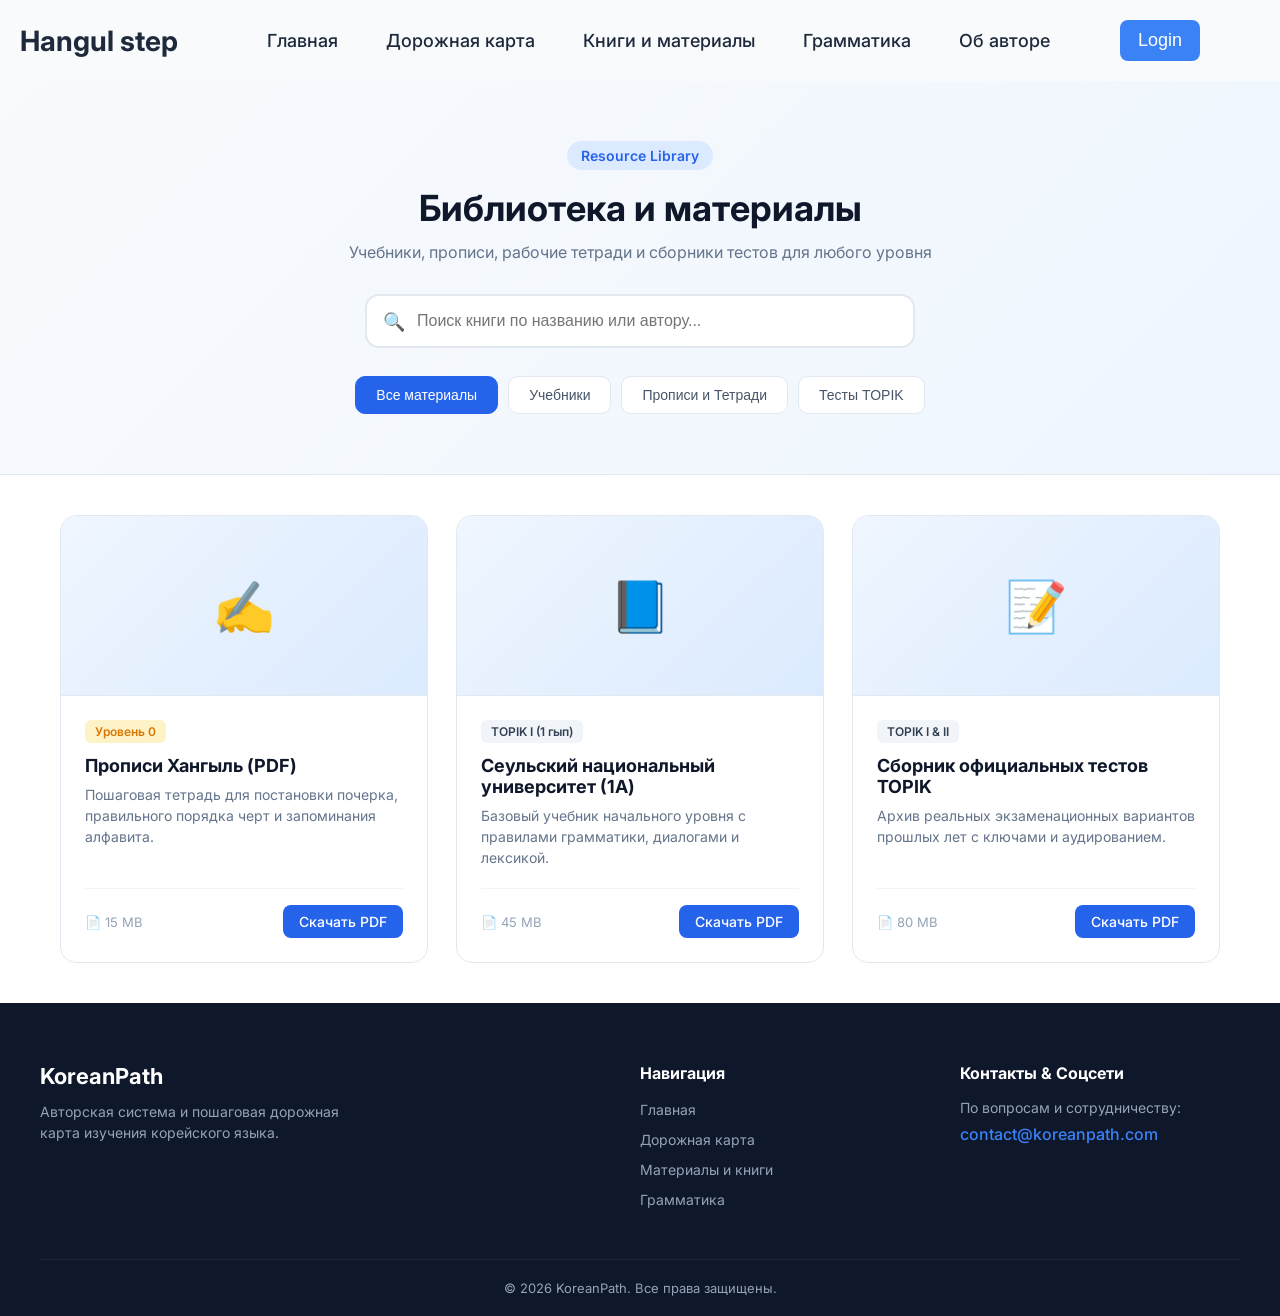
<file: books.html>
<!DOCTYPE html>
<html lang="en">

<head>
    <meta charset="UTF-8">
    <meta name="viewport" content="width=device-width, initial-scale=1.0">
    <link rel="stylesheet" href="cssfiles/main.css">
    <link rel="stylesheet" href="cssfiles/books.css">
    <title>Hangul Step</title>
</head>

<body>

    <!-- HEADER -->

    <header class="header">
        <div class="logo-container">
            <a href="index.html" class="logo-text">
                <h1>Hangul step</h1>
            </a>
        </div>
        <div class="nav-container">
            <nav class="navigation">
                <a href="index.html">Главная</a>
                <a href="roadmap.html" class="active">Дорожная карта</a>
                <a href="books.html">Книги и материалы</a>
                <a href="grammar.html">Грамматика</a>
                <a href="index.html#about">Об авторе</a>
            </nav>
        </div>
        <div class="instruments-container">
            <button class="login-btn" id="login-btn">Login</button>
        </div>

    </header>

    <main>
        <!-- HERO SECTION WITH FILTER -->
        <section class="books-hero">
            <div class="books-hero-container">
                <span class="hero-badge">Resource Library</span>
                <h1>Библиотека и материалы</h1>
                <p>Учебники, прописи, рабочие тетради и сборники тестов для любого уровня</p>

                <!-- SEARCH BOX -->
                <div class="search-box">
                    <input type="text" id="book-search" placeholder="Поиск книги по названию или автору...">
                    <span class="search-icon">🔍</span>
                </div>

                <!-- FILTER -->
                <div class="category-filters">
                    <button class="cat-btn active" data-category="all">Все материалы</button>
                    <button class="cat-btn" data-category="textbook">Учебники</button>
                    <button class="cat-btn" data-category="workbook">Прописи и Тетради</button>
                    <button class="cat-btn" data-category="topik">Тесты TOPIK</button>
                </div>
            </div>
        </section>

        <!-- BOOK GRID -->
        <section class="books-catalog">
            <div class="books-grid">

                <!-- BOOK 1 -->
                <div class="book-card" data-category="workbook">
                    <div class="book-cover-placeholder">
                        <span>✍️</span>
                    </div>
                    <div class="book-info">
                        <span class="level-badge badge-start">Уровень 0</span>
                        <h3>Прописи Хангыль (PDF)</h3>
                        <p>Пошаговая тетрадь для постановки почерка, правильного порядка черт и запоминания алфавита.
                        </p>
                        <div class="book-footer">
                            <span class="file-size">📄 15 MB</span>
                            <a href="#" class="btn-download">Скачать PDF</a>
                        </div>
                    </div>
                </div>

                <!-- BOOK 2 -->
                <div class="book-card" data-category="textbook">
                    <div class="book-cover-placeholder">
                        <span>📘</span>
                    </div>
                    <div class="book-info">
                        <span class="level-badge">TOPIK I (1 гып)</span>
                        <h3>Сеульский национальный университет (1A)</h3>
                        <p>Базовый учебник начального уровня с правилами грамматики, диалогами и лексикой.</p>
                        <div class="book-footer">
                            <span class="file-size">📄 45 MB</span>
                            <a href="#" class="btn-download">Скачать PDF</a>
                        </div>
                    </div>
                </div>

                <!-- BOOK 3 -->
                <div class="book-card" data-category="topik">
                    <div class="book-cover-placeholder">
                        <span>📝</span>
                    </div>
                    <div class="book-info">
                        <span class="level-badge">TOPIK I & II</span>
                        <h3>Сборник официальных тестов TOPIK</h3>
                        <p>Архив реальных экзаменационных вариантов прошлых лет с ключами и аудированием.</p>
                        <div class="book-footer">
                            <span class="file-size">📄 80 MB</span>
                            <a href="#" class="btn-download">Скачать PDF</a>
                        </div>
                    </div>
                </div>

            </div>
        </section>
    </main>



    <!-- FOOTER -->
    <footer class="footer">
        <div class="footer-container">
            <div class="footer-brand">
                <h3 class="footer-logo">KoreanPath</h3>
                <p>Авторская система и пошаговая дорожная карта изучения корейского языка.</p>
            </div>
            <div class="footer-links">
                <h4>Навигация</h4>
                <ul>
                    <li><a href="index.html">Главная</a></li>
                    <li><a href="roadmap.html">Дорожная карта</a></li>
                    <li><a href="books.html">Материалы и книги</a></li>
                    <li><a href="grammar.html">Грамматика</a></li>
                </ul>
            </div>
            <div class="footer-social">
                <h4>Контакты & Соцсети</h4>
                <p>По вопросам и сотрудничеству:</p>
                <a href="mailto:example@koreanpath.com" class="footer-email">contact@koreanpath.com</a>
            </div>
        </div>
        <div class="footer-bottom">
            <p>© 2026 KoreanPath. Все права защищены.</p>
        </div>
    </footer>

    <script src="js.files/booksjs.js"></script>
</body>

</html>
</file>
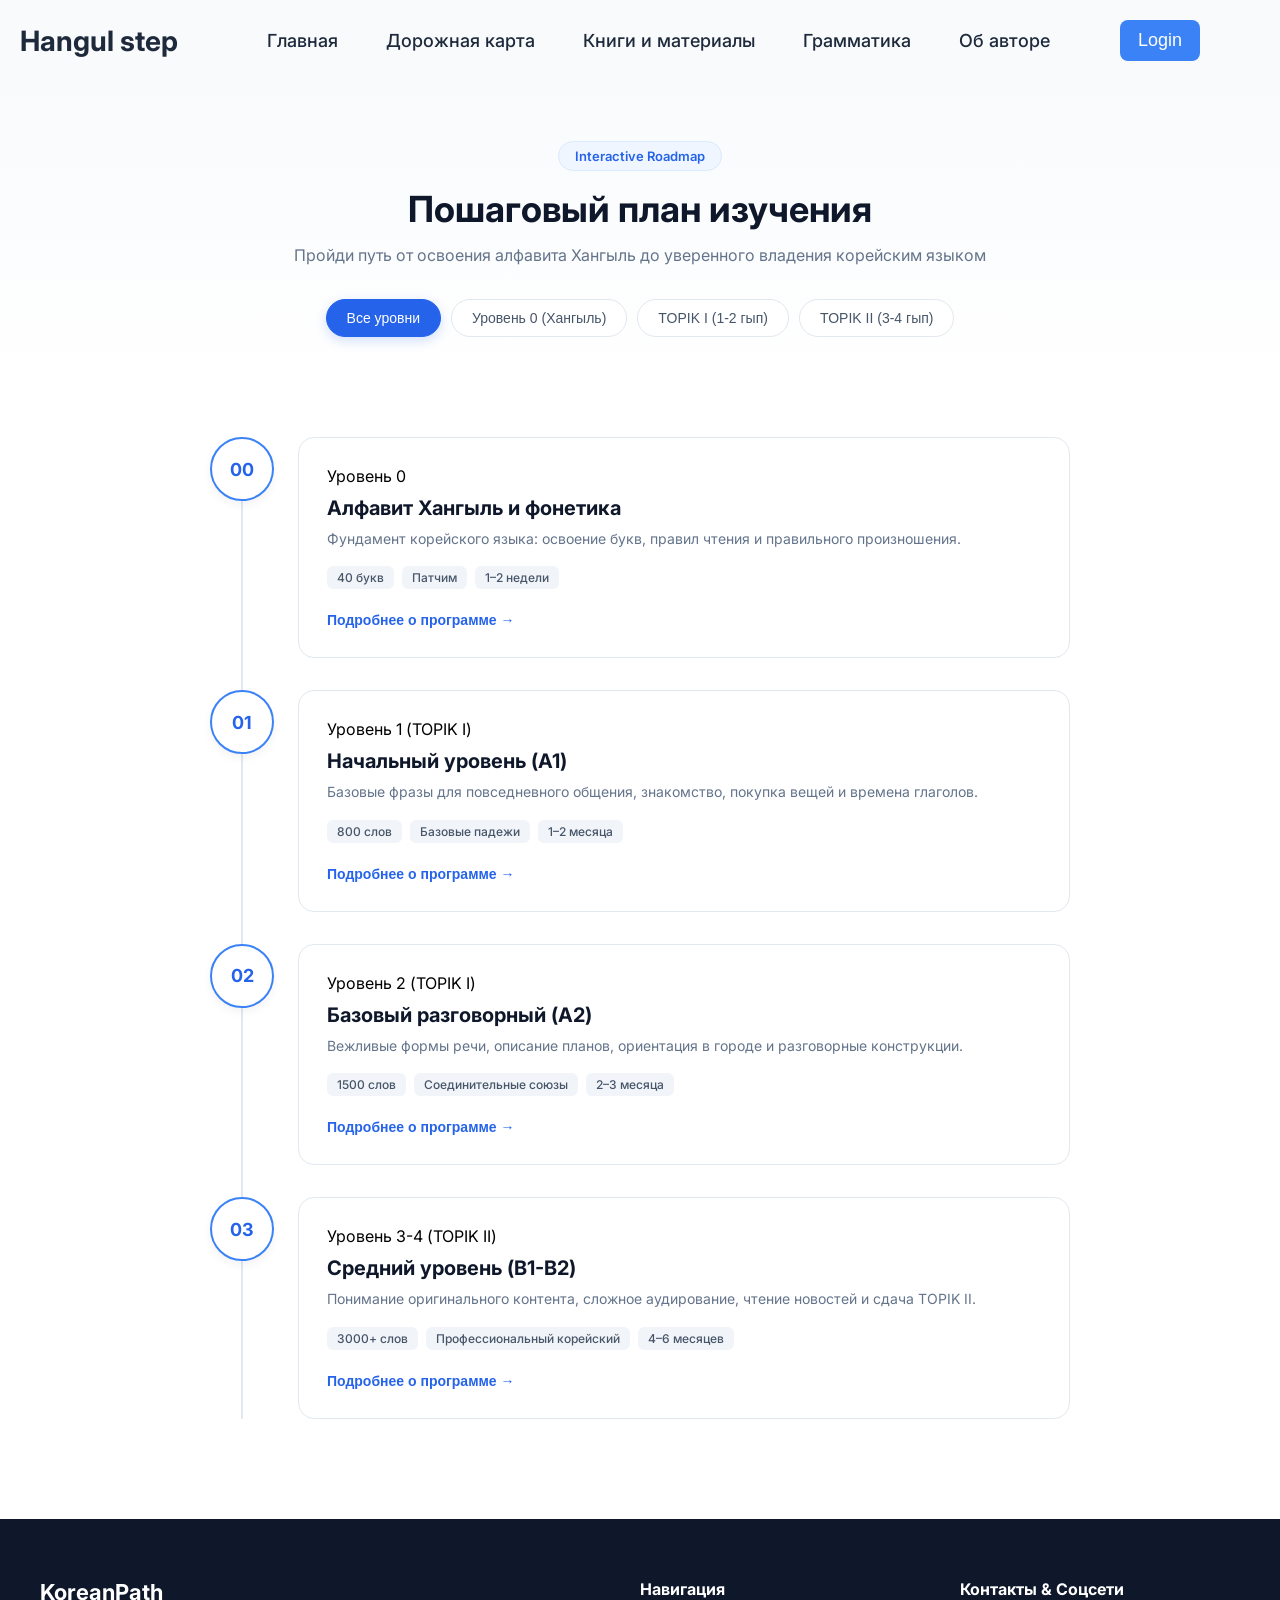
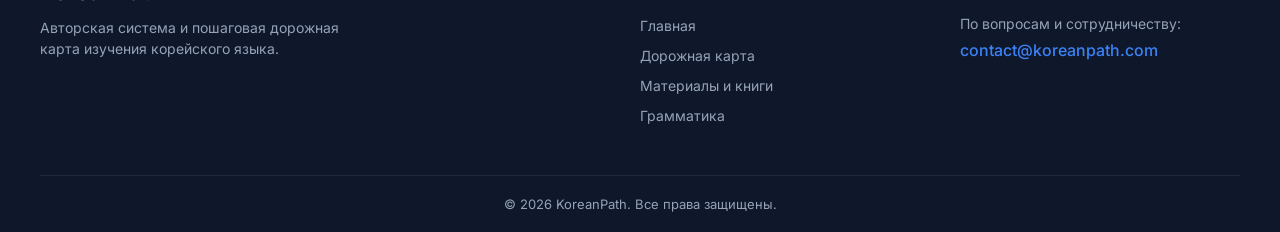
<file: roadmap.html>
<!DOCTYPE html>
<html lang="en">

<head>
    <meta charset="UTF-8">
    <meta name="viewport" content="width=device-width, initial-scale=1.0">
    <link rel="stylesheet" href="cssfiles/main.css">
    <link rel="stylesheet" href="cssfiles/roadmapstyle.css">
    <title>Hangul Step</title>
</head>

<body>
    <!-- HEADER -->

    <header class="header">
        <div class="logo-container">
            <a href="index.html" class="logo-text">
                <h1>Hangul step</h1>
            </a>
        </div>
        <div class="nav-container">
            <nav class="navigation">
                <a href="index.html">Главная</a>
                <a href="roadmap.html">Дорожная карта</a>
                <a href="books.html">Книги и материалы</a>
                <a href="grammar.html">Грамматика</a>
                <a href="index.html#about">Об авторе</a>
            </nav>
        </div>
        <div class="instruments-container">
            <button class="login-btn" id="login-btn">Login</button>
        </div>

    </header>

    <main>

        <!-- HERO AND FILTER SECTION -->

        <section class="roadmap-hero">
            <div class="roadmap-hero-container">
                <span class="hero-badge">Interactive Roadmap</span>
                <h1>Пошаговый план изучения</h1>
                <p>Пройди путь от освоения алфавита Хангыль до уверенного владения корейским языком</p>

                <!-- FILTER LEVELS -->

                <div class="level-filters">
                    <button class="filter-btn active" data-filter="all">Все уровни</button>
                    <button class="filter-btn" data-filter="level-0">Уровень 0 (Хангыль)</button>
                    <button class="filter-btn" data-filter="level-1">TOPIK I (1-2 гып)</button>
                    <button class="filter-btn" data-filter="level-2">TOPIK II (3-4 гып)</button>
                </div>
            </div>
        </section>

        <!-- TIMELINE SECTION -->

        <section class="roadmap-timeline">
            <div class="timeline-container">

                <!-- ЭТАП 0 -->

                <div class="timeline-item" data-level="level-0">
                    <div class="timeline-number">00</div>
                    <div class="timeline-content">
                        <span class="level-badge badge-start">Уровень 0</span>
                        <h2>Алфавит Хангыль и фонетика</h2>
                        <p>Фундамент корейского языка: освоение букв, правил чтения и правильного произношения.</p>
                        <div class="timeline-tags">
                            <span>40 букв</span>
                            <span>Патчим</span>
                            <span>1–2 недели</span>
                        </div>
                        <button class="btn-more" data-target="modal-level-0">Подробнее о программе →</button>
                    </div>
                </div>

                <!-- ЭТАП 1 -->

                <div class="timeline-item" data-level="level-1">
                    <div class="timeline-number">01</div>
                    <div class="timeline-content">
                        <span class="level-badge">Уровень 1 (TOPIK I)</span>
                        <h2>Начальный уровень (A1)</h2>
                        <p>Базовые фразы для повседневного общения, знакомство, покупка вещей и времена глаголов.</p>
                        <div class="timeline-tags">
                            <span>800 слов</span>
                            <span>Базовые падежи</span>
                            <span>1–2 месяца</span>
                        </div>
                        <button class="btn-more" data-target="modal-level-1">Подробнее о программе →</button>
                    </div>
                </div>

                <!-- ЭТАП 2 -->

                <div class="timeline-item" data-level="level-1">
                    <div class="timeline-number">02</div>
                    <div class="timeline-content">
                        <span class="level-badge">Уровень 2 (TOPIK I)</span>
                        <h2>Базовый разговорный (A2)</h2>
                        <p>Вежливые формы речи, описание планов, ориентация в городе и разговорные конструкции.</p>
                        <div class="timeline-tags">
                            <span>1500 слов</span>
                            <span>Соединительные союзы</span>
                            <span>2–3 месяца</span>
                        </div>
                        <button class="btn-more" data-target="modal-level-2">Подробнее о программе →</button>
                    </div>
                </div>

                <!-- ЭТАП 3 -->

                <div class="timeline-item" data-level="level-2">
                    <div class="timeline-number">03</div>
                    <div class="timeline-content">
                        <span class="level-badge">Уровень 3-4 (TOPIK II)</span>
                        <h2>Средний уровень (B1-B2)</h2>
                        <p>Понимание оригинального контента, сложное аудирование, чтение новостей и сдача TOPIK II.</p>
                        <div class="timeline-tags">
                            <span>3000+ слов</span>
                            <span>Профессиональный корейский</span>
                            <span>4–6 месяцев</span>
                        </div>
                        <button class="btn-more" data-target="modal-level-3">Подробнее о программе →</button>
                    </div>
                </div>

            </div>
        </section>

        <!-- МОДАЛЬНОЕ ОКНО ДЛЯ 0 LEVEL -->
        <div class="modal-overlay" id="modal-level-0">
            <div class="modal-card">
                <button class="modal-close">&times;</button>
                <div class="modal-header">
                    <span class="level-badge badge-start">Уровень 0</span>
                    <h2>Алфавит Хангыль и Базовая фонетика</h2>
                </div>
                <div class="modal-body">
                    <h3>📖 Что входит в этот уровень:</h3>
                    <ul class="modal-topics">
                        <li>10 простых и 11 сложных гласных</li>
                        <li>14 базовых и 5 сдвоенных согласных</li>
                        <li>Правила сложения слогов и базовая фонетика</li>
                        <li>Правила чтения подслога (Патчим)</li>
                    </ul>
                    <div class="modal-resources">
                        <h3>📚 Материалы для изучения:</h3>
                        <div class="resource-links">
                            <a href="books.html" class="btn-resource">📘 Скачать прописи PDF</a>
                            <a href="grammar.html" class="btn-resource">✍️ Раздел грамматики уровня 0</a>
                        </div>
                    </div>
                </div>
            </div>
        </div>

        <!-- МОДАЛЬНОЕ ОКНО ДЛЯ 1 LEVEL -->
        <div class="modal-overlay" id="modal-level-1">
            <div class="modal-card">
                <button class="modal-close">&times;</button>
                <div class="modal-header">
                    <span class="level-badge">Уровень 1 (TOPIK I)</span>
                    <h2>Начальный уровень (A1)</h2>
                </div>
                <div class="modal-body">
                    <h3>📖 Что входит в этот уровень:</h3>
                    <ul class="modal-topics">
                        <li>Базовый словарь (около 800 обиходных слов)</li>
                        <li>Именительный, винительный и дательный падежи</li>
                        <li>Настоящее, прошедшее и будущее времена глаголов</li>
                        <li>Конструкции вежливости (-아/어요, -습니다)</li>
                    </ul>
                    <div class="modal-resources">
                        <h3>📚 Материалы для изучения:</h3>
                        <div class="resource-links">
                            <a href="books.html" class="btn-resource">📘 Скачать учебник TOPIK I (A1)</a>
                            <a href="grammar.html" class="btn-resource">✍️ Грамматика начального уровня</a>
                        </div>
                    </div>
                </div>
            </div>
        </div>

        <!-- МОДАЛЬНОЕ ОКНО ДЛЯ 2 LEVEL -->
        <div class="modal-overlay" id="modal-level-2">
            <div class="modal-card">
                <button class="modal-close">&times;</button>
                <div class="modal-header">
                    <span class="level-badge">Уровень 2 (TOPIK I)</span>
                    <h2>Базовый разговорный (A2)</h2>
                </div>
                <div class="modal-body">
                    <h3>📖 Что входит в этот уровень:</h3>
                    <ul class="modal-topics">
                        <li>Расширенный лексический запас (1500+ слов)</li>
                        <li>Соединительные союзы и деепричастия (-고, -(으)면, -지만)</li>
                        <li>Официально-деловой и неофициальный стиль речи</li>
                        <li>Правила выражения причин, целей и намерений</li>
                    </ul>
                    <div class="modal-resources">
                        <h3>📚 Материалы для изучения:</h3>
                        <div class="resource-links">
                            <a href="books.html" class="btn-resource">📘 Учебник и тесты TOPIK I (A2)</a>
                            <a href="grammar.html" class="btn-resource">✍️ База грамматики уровня 2</a>
                        </div>
                    </div>
                </div>
            </div>
        </div>

        <!-- МОДАЛЬНОЕ ОКНО ДЛЯ 3 LEVEL -->
        <div class="modal-overlay" id="modal-level-3">
            <div class="modal-card">
                <button class="modal-close">&times;</button>
                <div class="modal-header">
                    <span class="level-badge">Уровень 3-4 (TOPIK II)</span>
                    <h2>Средний уровень (B1-B2)</h2>
                </div>
                <div class="modal-body">
                    <h3>📖 Что входит в этот уровень:</h3>
                    <ul class="modal-topics">
                        <li>Продвинутый словарный запас и идиомы (3000+ слов)</li>
                        <li>Косвенная речь и сложные грамматические связи</li>
                        <li>Чтение новостей, статей и просмотр контента без субтитров</li>
                        <li>Подготовка к эссе и аудированию экзамена TOPIK II</li>
                    </ul>
                    <div class="modal-resources">
                        <h3>📚 Материалы для изучения:</h3>
                        <div class="resource-links">
                            <a href="books.html" class="btn-resource">📘 Полный сборник TOPIK II</a>
                            <a href="grammar.html" class="btn-resource">✍️ Сложные грамматические формы</a>
                        </div>
                    </div>
                </div>
            </div>
        </div>
    </main>


    <!-- FOOTER -->
    <footer class="footer">
        <div class="footer-container">
            <div class="footer-brand">
                <h3 class="footer-logo">KoreanPath</h3>
                <p>Авторская система и пошаговая дорожная карта изучения корейского языка.</p>
            </div>
            <div class="footer-links">
                <h4>Навигация</h4>
                <ul>
                    <li><a href="index.html">Главная</a></li>
                    <li><a href="roadmap.html">Дорожная карта</a></li>
                    <li><a href="books.html">Материалы и книги</a></li>
                    <li><a href="grammar.html">Грамматика</a></li>
                </ul>
            </div>
            <div class="footer-social">
                <h4>Контакты & Соцсети</h4>
                <p>По вопросам и сотрудничеству:</p>
                <a href="mailto:example@koreanpath.com" class="footer-email">contact@koreanpath.com</a>
            </div>
        </div>
        <div class="footer-bottom">
            <p>© 2026 KoreanPath. Все права защищены.</p>
        </div>
    </footer>
    <script src="js.files/roadmapjs.js"></script>
</body>

</html>
</file>
<file: cssfiles/main.css>
@import url('https://fonts.googleapis.com/css2?family=Inter:wght@400;500;600;700&display=swap');

* {
    box-sizing: border-box;
    margin: 0;
    padding: 0;
}

body {
    font-family: 'Inter', sans-serif;
    overflow-x: hidden;
}

.header {
    display: flex;
    justify-content: space-between;
    align-items: center;
    background-color: #F8FAFC;
    color: #1E293B;
    padding: 20px;
    text-align: center;
    position: sticky;
    top: 0;
    z-index: 100;
}

.logo-container .logo-text {
    text-decoration: none;
    font-size: 14px;
    font-weight: 600;
    color: #1E293B;
}

.header .nav-container {
    display: flex;
    align-items: center;
}

.header .nav-container a {
    display: inline-block;
    position: relative;
    text-decoration: none;
    color: #1E293B;
    padding: 7px 12px;
    margin-left: 20px;
    font-size: 18px;
    font-weight: 500;
    transition: color 0.3s ease;
}

.header .nav-container a:hover {
    color: #3B82F6;
}

.header .nav-container a::after {
    content: '';
    position: absolute;
    left: 0;
    bottom: -6px;
    width: 100%;
    height: 3px;
    background: #3B82F6;
    border-radius: 5px;
    transform-origin: right;
    transform: scaleX(0);
    transition: transform 0.4s ease;
}

.header .nav-container a:hover::after {
    transform: scaleX(1);
    transform-origin: left;
}

.instruments-container {
    display: flex;
    justify-content: center;
    align-items: center;
    gap: 20px;
}


.instruments-container button {
    padding: 10px 18px;
    margin-right: 60px;
    border-radius: 8px;
    border: none;
    background-color: #3B82F6;
    color: #FFFFFF;
    font-size: 18px;
    font-weight: 500;
    cursor: pointer;
    transition: all 0.3s ease;
    outline: none;
}

.instruments-container button:hover {
    background-color: #2563EB;
}

.instruments-container button:active {
    transform: scale(0.95);
}

.instruments-container select:focus-visible,
.instruments-container button:focus-visible {
    outline: 2px solid #3B82F6;
    outline-offset: 2px;
}


.footer {
    background-color: #0F172A;
    color: #94A3B8;
    padding: 60px 20px 20px;
}

.footer-container {
    max-width: 1200px;
    margin: 0 auto;
    display: grid;
    grid-template-columns: 2fr 1fr 1fr;
    gap: 40px;
    margin-bottom: 40px;
}

.footer-logo {
    color: #FFFFFF;
    font-size: 22px;
    margin-bottom: 12px;
}

.footer-brand p {
    font-size: 14px;
    line-height: 1.5;
    max-width: 320px;
}

.footer-links h4,
.footer-social h4 {
    color: #FFFFFF;
    font-size: 16px;
    margin-bottom: 16px;
}

.footer-links ul {
    list-style: none;
}

.footer-links li {
    margin-bottom: 10px;
}

.footer-links a {
    color: #94A3B8;
    text-decoration: none;
    font-size: 14px;
    transition: color 0.2s ease;
}

.footer-links a:hover {
    color: #3B82F6;
}

.footer-social p {
    font-size: 14px;
    margin-bottom: 8px;
}

.footer-email {
    color: #3B82F6;
    text-decoration: none;
    font-weight: 500;
}

.footer-bottom {
    max-width: 1200px;
    margin: 0 auto;
    padding-top: 20px;
    border-top: 1px solid #1E293B;
    text-align: center;
    font-size: 13px;
}

@media (max-width: 768px) {
    .author-container {
        flex-direction: column;
        text-align: center;
    }

    .author-image-wrapper {
        width: 100%;
        max-width: 280px;
        height: 300px;
    }

    .author-stats {
        justify-content: center;
    }

    .footer-container {
        grid-template-columns: 1fr;
        gap: 30px;
    }
}
</file>
<file: cssfiles/books.css>
.books-hero {
    background: linear-gradient(135deg, #F8FAFC 0%, #EFF6FF 100%);
    padding: 60px 20px;
    text-align: center;
    border-bottom: 1px solid #E2E8F0;
}

.books-hero-container {
    max-width: 800px;
    margin: 0 auto;
}

.hero-badge {
    display: inline-block;
    padding: 6px 14px;
    background: #DBEAFE;
    color: #2563EB;
    border-radius: 20px;
    font-size: 14px;
    font-weight: 600;
    margin-bottom: 16px;
}

.books-hero h1 {
    font-size: 36px;
    color: #0F172A;
    margin-bottom: 12px;
}

.books-hero p {
    font-size: 16px;
    color: #64748B;
    margin-bottom: 32px;
}


.search-box {
    position: relative;
    max-width: 550px;
    margin: 0 auto 28px;
}

.search-box input {
    width: 100%;
    padding: 16px 20px 16px 50px;
    font-size: 16px;
    border: 2px solid #E2E8F0;
    border-radius: 14px;
    outline: none;
    transition: all 0.2s ease;
    background: #FFFFFF;
}

.search-box input:focus {
    border-color: #2563EB;
    box-shadow: 0 4px 12px rgba(37, 99, 235, 0.1);
}

.search-icon {
    position: absolute;
    left: 18px;
    top: 50%;
    transform: translateY(-50%);
    font-size: 18px;
    color: #94A3B8;
    pointer-events: none;
}

.category-filters {
    display: flex;
    justify-content: center;
    gap: 10px;
    flex-wrap: wrap;
}

.cat-btn {
    padding: 10px 20px;
    border: 1px solid #E2E8F0;
    background: #FFFFFF;
    color: #475569;
    border-radius: 10px;
    font-size: 14px;
    font-weight: 500;
    cursor: pointer;
    transition: all 0.2s ease;
}

.cat-btn:hover {
    background: #F1F5F9;
}

.cat-btn.active {
    background: #2563EB;
    color: #FFFFFF;
    border-color: #2563EB;
}


.books-catalog {
    max-width: 1200px;
    margin: 40px auto;
    padding: 0 20px;
}

.books-grid {
    display: grid;
    grid-template-columns: repeat(auto-fill, minmax(320px, 1fr));
    gap: 28px;
}

.book-card {
    background: #FFFFFF;
    border: 1px solid #E2E8F0;
    border-radius: 16px;
    overflow: hidden;
    display: flex;
    flex-direction: column;
    transition: all 0.2s ease;
}

.book-card:hover {
    transform: translateY(-4px);
    box-shadow: 0 12px 24px rgba(0, 0, 0, 0.06);
}

.book-cover-placeholder {
    height: 180px;
    background: linear-gradient(135deg, #EFF6FF 0%, #DBEAFE 100%);
    display: flex;
    align-items: center;
    justify-content: center;
    font-size: 50px;
    border-bottom: 1px solid #E2E8F0;
}

.book-info {
    padding: 24px;
    display: flex;
    flex-direction: column;
    flex-grow: 1;
}

.level-badge {
    align-self: flex-start;
    padding: 4px 10px;
    background: #F1F5F9;
    color: #334155;
    border-radius: 6px;
    font-size: 12px;
    font-weight: 600;
    margin-bottom: 12px;
}

.level-badge.badge-start {
    background: #FEF3C7;
    color: #D97706;
}

.book-info h3 {
    font-size: 18px;
    color: #0F172A;
    margin-bottom: 8px;
}

.book-info p {
    font-size: 14px;
    color: #64748B;
    line-height: 1.5;
    margin-bottom: 20px;
    flex-grow: 1;
}

.book-footer {
    display: flex;
    align-items: center;
    justify-content: space-between;
    padding-top: 16px;
    border-top: 1px solid #F1F5F9;
}

.file-size {
    font-size: 13px;
    color: #94A3B8;
}

.btn-download {
    padding: 8px 16px;
    background: #2563EB;
    color: #FFFFFF;
    text-decoration: none;
    border-radius: 8px;
    font-size: 14px;
    font-weight: 500;
    transition: background 0.2s ease;
}

.btn-download:hover {
    background: #1D4ED8;
}

@media (max-width: 640px) {
    .books-hero h1 {
        font-size: 28px;
    }

    .books-grid {
        grid-template-columns: 1fr;
    }
}
</file>
<file: cssfiles/roadmapstyle.css>
.roadmap-hero {
    padding: 60px 20px 40px;
    background: linear-gradient(180deg, #F8FAFC 0%, #FFFFFF 100%);
    text-align: center;
}

.roadmap-hero-container {
    max-width: 800px;
    margin: 0 auto;
}

.hero-badge {
    display: inline-block;
    background-color: #EFF6FF;
    color: #2563EB;
    font-size: 13px;
    font-weight: 600;
    padding: 6px 16px;
    border-radius: 20px;
    margin-bottom: 16px;
    border: 1px solid #DBEAFE;
}

.roadmap-hero h1 {
    font-size: 36px;
    color: #0F172A;
    font-weight: 700;
    margin-bottom: 12px;
}

.roadmap-hero p {
    font-size: 16px;
    color: #64748B;
    margin-bottom: 32px;
    line-height: 1.5;
}

.level-filters {
    display: flex;
    justify-content: center;
    gap: 10px;
    flex-wrap: wrap;
}

.filter-btn {
    background: #FFFFFF;
    border: 1px solid #E2E8F0;
    color: #475569;
    padding: 10px 20px;
    border-radius: 30px;
    font-size: 14px;
    font-weight: 500;
    cursor: pointer;
    transition: all 0.2s ease;
}

.filter-btn:hover {
    border-color: #93C5FD;
    color: #2563EB;
}

.filter-btn.active {
    background: #2563EB;
    color: #FFFFFF;
    border-color: #2563EB;
    box-shadow: 0 4px 12px rgba(37, 99, 235, 0.2);
}


.roadmap-timeline {
    padding: 60px 20px 100px;
    max-width: 900px;
    margin: 0 auto;
}

.timeline-container {
    position: relative;
    display: flex;
    flex-direction: column;
    gap: 32px;
}

.timeline-container::before {
    content: '';
    position: absolute;
    top: 0;
    bottom: 0;
    left: 31px;
    width: 2px;
    background: #E2E8F0;
    z-index: 1;
}

.timeline-item {
    position: relative;
    display: flex;
    gap: 24px;
    z-index: 2;
    transition: opacity 0.3s ease, transform 0.3s ease;
}

.timeline-number {
    width: 64px;
    height: 64px;
    border-radius: 50%;
    background: #FFFFFF;
    border: 2px solid #3B82F6;
    color: #2563EB;
    font-size: 18px;
    font-weight: 700;
    display: flex;
    align-items: center;
    justify-content: center;
    flex-shrink: 0;
    box-shadow: 0 4px 10px rgba(0, 0, 0, 0.05);
}

.timeline-content {
    background: #FFFFFF;
    border: 1px solid #E2E8F0;
    border-radius: 16px;
    padding: 28px;
    flex-grow: 1;
    transition: all 0.3s ease;
}

.timeline-item:hover .timeline-content {
    border-color: #93C5FD;
    box-shadow: 0 10px 25px rgba(0, 0, 0, 0.06);
    transform: translateX(4px);
}

.timeline-content h2 {
    font-size: 20px;
    color: #0F172A;
    margin: 10px 0 8px;
}

.timeline-content p {
    font-size: 14px;
    color: #64748B;
    line-height: 1.6;
    margin-bottom: 16px;
}

.timeline-tags {
    display: flex;
    gap: 8px;
    flex-wrap: wrap;
    margin-bottom: 20px;
}

.timeline-tags span {
    background: #F1F5F9;
    color: #475569;
    font-size: 12px;
    font-weight: 500;
    padding: 4px 10px;
    border-radius: 6px;
}

.btn-more {
    background: none;
    border: none;
    color: #2563EB;
    font-size: 14px;
    font-weight: 600;
    cursor: pointer;
    padding: 0;
    transition: color 0.2s ease;
}

.btn-more:hover {
    color: #1D4ED8;
    text-decoration: underline;
}

.modal-overlay {
    position: fixed;
    top: 0;
    left: 0;
    width: 100%;
    height: 100vh;
    background-color: rgba(15, 23, 42, 0.6);
    backdrop-filter: blur(4px);
    display: flex;
    justify-content: center;
    align-items: center;
    z-index: 1000;
    opacity: 0;
    pointer-events: none;
    transition: all 0.3s ease;
}

.modal-overlay.active {
    opacity: 1;
    pointer-events: all;
}

.modal-card {
    background: #FFFFFF;
    width: 90%;
    max-width: 550px;
    border-radius: 20px;
    padding: 32px;
    position: relative;
    box-shadow: 0 20px 40px rgba(0, 0, 0, 0.2);
    transform: translateY(20px);
    transition: transform 0.3s ease;
}

.modal-overlay.active .modal-card {
    transform: translateY(0);
}

.modal-close {
    position: absolute;
    top: 20px;
    right: 20px;
    background: #F1F5F9;
    border: none;
    width: 36px;
    height: 36px;
    border-radius: 50%;
    font-size: 20px;
    color: #64748B;
    cursor: pointer;
    transition: all 0.2s ease;
}

.modal-close:hover {
    background: #E2E8F0;
    color: #0F172A;
}

.modal-header h2 {
    font-size: 22px;
    color: #0F172A;
    margin-top: 8px;
}

.modal-body h3 {
    font-size: 15px;
    color: #1E293B;
    margin: 20px 0 10px;
}

.modal-topics {
    list-style: none;
    padding: 0;
}

.modal-topics li {
    font-size: 14px;
    color: #475569;
    padding: 8px 0;
    border-bottom: 1px dashed #E2E8F0;
}

.modal-topics li:last-child {
    border-bottom: none;
}

.resource-links {
    display: flex;
    flex-direction: column;
    gap: 10px;
}

.btn-resource {
    text-decoration: none;
    background-color: #EFF6FF;
    color: #2563EB;
    padding: 12px 16px;
    border-radius: 10px;
    font-size: 14px;
    font-weight: 500;
    border: 1px solid #DBEAFE;
    transition: background 0.2s ease;
    text-align: center;
}

.btn-resource:hover {
    background-color: #DBEAFE;
}


@media (max-width: 640px) {
    .timeline-container::before {
        left: 20px;
    }

    .timeline-number {
        width: 42px;
        height: 42px;
        font-size: 14px;
    }

    .timeline-item {
        gap: 12px;
    }

    .timeline-content {
        padding: 20px;
    }
}
</file>
